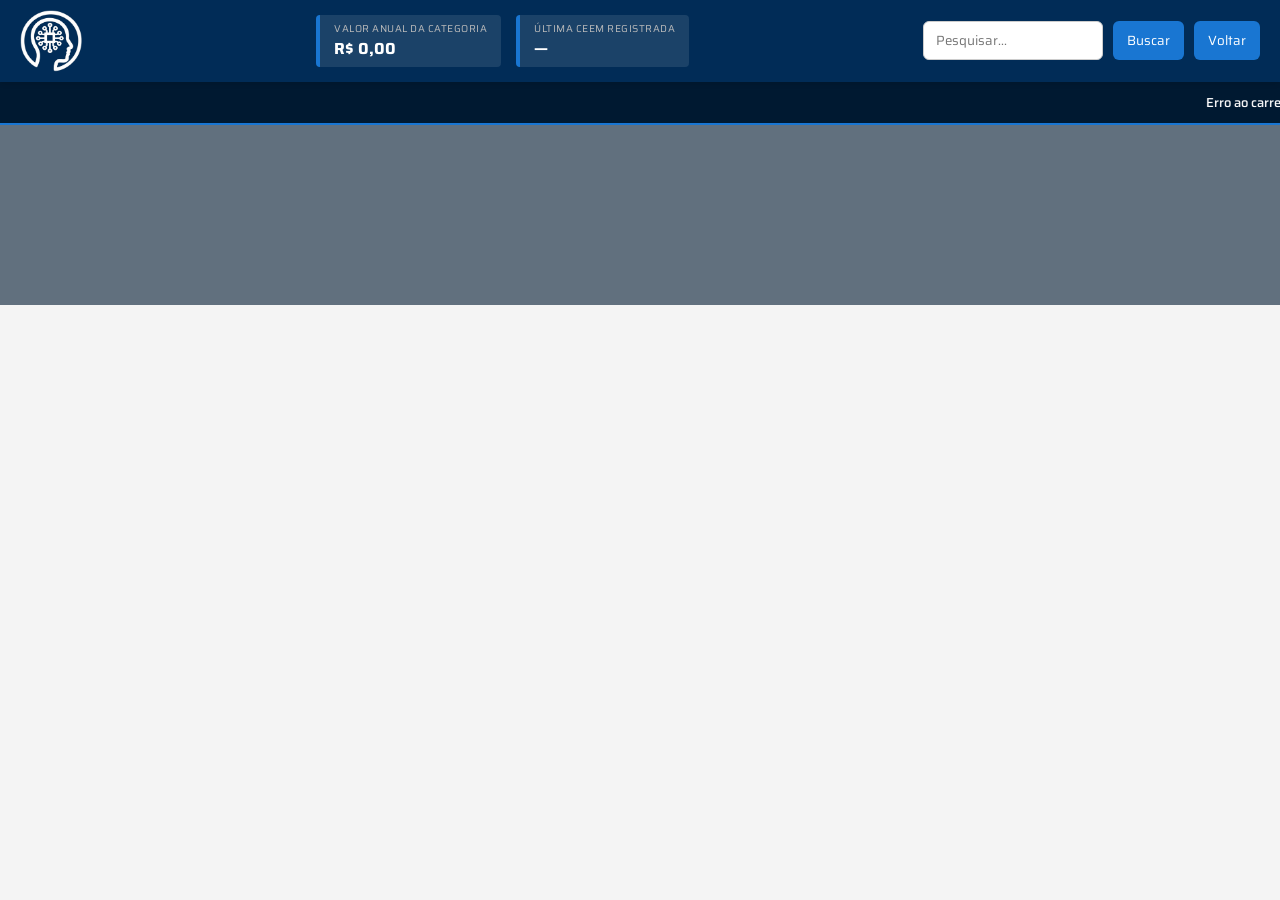
<file: categoria.html>
<!DOCTYPE html>
<html lang="pt-BR">

<head>
  <meta charset="UTF-8">
  <meta name="viewport" content="width=device-width, initial-scale=1.0">
  <title>Solicitações</title>
  <link rel="stylesheet" href="css/style.css">
  <link rel="icon" href="img/logotipo.png" type="image/png">
</head>

<body>

  <!-- HEADER -->
  <header>
    <img src="img/logotipo.png" class="logo" alt="Logo">

    <!-- Blocos de Informações Centrais -->
    <div class="header-info-container">
      <div class="info-block">
        <span class="info-label">Valor Anual da Categoria</span>
        <span class="info-value" id="valorAnual">R$ 0,00</span>
      </div>
      <div class="info-block">
        <span class="info-label">Última CEEM Registrada</span>
        <span class="info-value" id="ultimaCeem">—</span>
      </div>
    </div>

    <div class="search-box">
      <input id="search" type="text" placeholder="Pesquisar...">
      <button>Buscar</button>
      <button onclick="voltar()">Voltar</button>
    </div>
  </header>

  <!-- MARQUEE DE ÚLTIMOS REGISTROS -->
  <marquee id="marqueeRegistros" behavior="scroll" direction="left">
    Carregando último registro...
  </marquee>

  <!-- NOVO BANNER DA CATEGORIA -->
  <section id="categoryBanner" class="category-banner">
    <div class="banner-overlay">
      <h2 id="tituloCategoria"></h2>
    </div>
  </section>

  <div class="cards" id="lista"></div>

  <script src="js/categoria.js"></script>
  <script>
    // Bloqueia o clique com o botão direito do mouse
    document.addEventListener('contextmenu', event => event.preventDefault());

    // Bloqueia atalhos de teclado específicos
    document.addEventListener('keydown', function (event) {
      // Bloqueia Ctrl+C (Copiar)
      if (event.ctrlKey && event.key === 'c') {
        event.preventDefault();
      }
      // Bloqueia Ctrl+U (Ver código fonte)
      if (event.ctrlKey && event.key === 'u') {
        event.preventDefault();
      }
      // Bloqueia Ctrl+Shift+I ou F12 (Tentar abrir o Elementos/F12)
      if (event.key === 'F12' || (event.ctrlKey && event.shiftKey && event.key === 'I')) {
        event.preventDefault();
      }
    });
  </script>
</body>

</html>
</file>
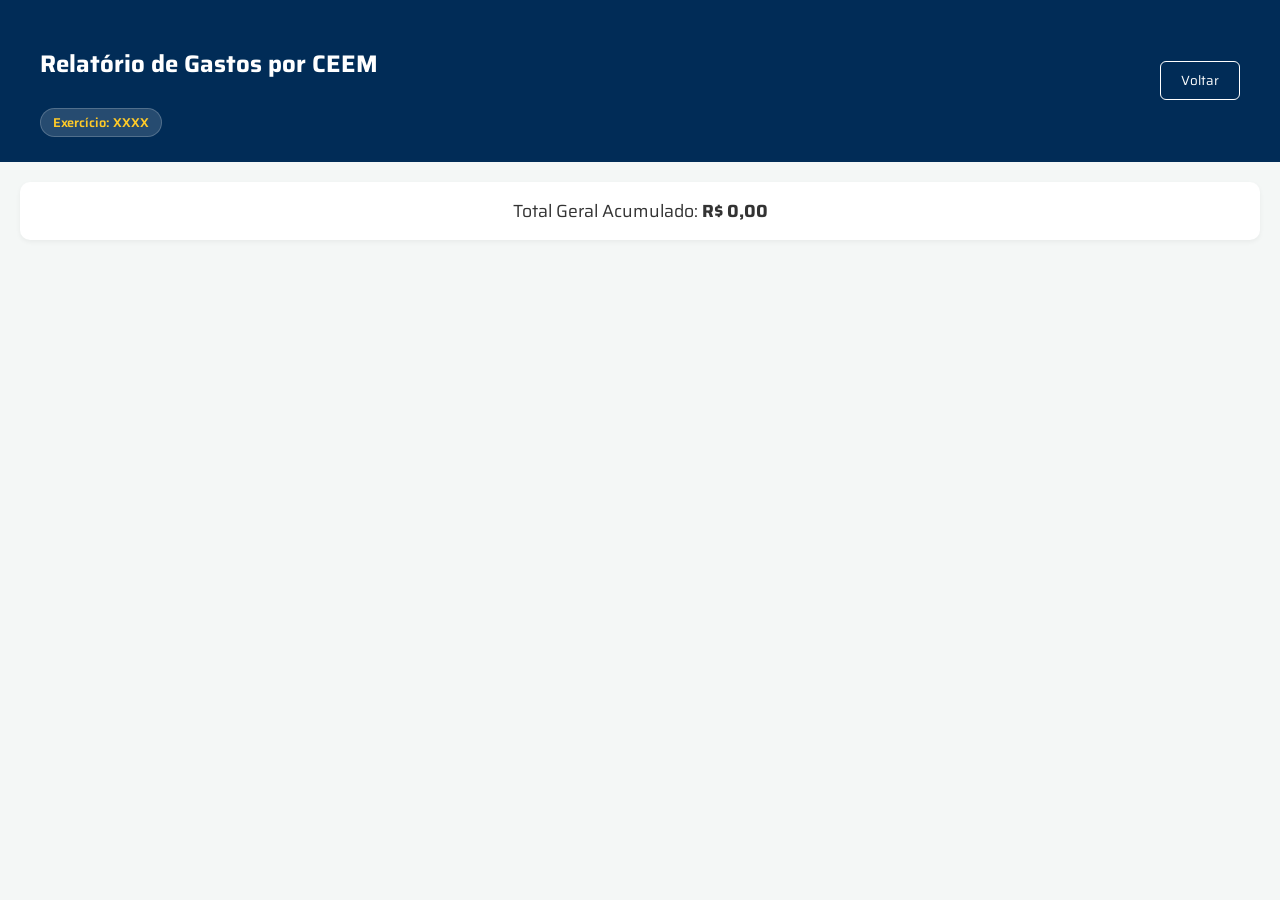
<file: ceem.html>
<!DOCTYPE html>
<html lang="pt-BR">

<head>
  <meta charset="UTF-8">
  <meta name="viewport" content="width=device-width, initial-scale=1.0">
  <title>Relatório de Gastos por CEEM</title>
  <link rel="stylesheet" href="css/ceem.css">
</head>

<body>
  <header>
    <div class="header-content">
      <div class="title-group">
        <h2>Relatório de Gastos por CEEM</h2>
        <span id="labelAno" class="ano-badge">Exercício: XXXX</span>
      </div>
      <div class="filter-controls">
        <button onclick="voltar()" class="btn-voltar">Voltar</button>
      </div>
    </div>
  </header>

  <main>
    <div class="resumo">
      <span>Total Geral Acumulado: <strong id="somaTotal">R$ 0,00</strong></span>
    </div>

    <!-- Contêiner onde os cards serão inseridos -->
    <div id="gridCards" class="grid-cards">
      <!-- Cards aparecerão aqui via JS -->
    </div>
  </main>

  <script src="js/ceem.js"></script>
  <script>
    // Bloqueia o clique com o botão direito do mouse
    document.addEventListener('contextmenu', event => event.preventDefault());

    // Bloqueia atalhos de teclado específicos
    document.addEventListener('keydown', function (event) {
      // Bloqueia Ctrl+C (Copiar)
      if (event.ctrlKey && event.key === 'c') {
        event.preventDefault();
      }
      // Bloqueia Ctrl+U (Ver código fonte)
      if (event.ctrlKey && event.key === 'u') {
        event.preventDefault();
      }
      // Bloqueia Ctrl+Shift+I ou F12 (Tentar abrir o Elementos/F12)
      if (event.key === 'F12' || (event.ctrlKey && event.shiftKey && event.key === 'I')) {
        event.preventDefault();
      }
    });
  </script>
</body>

</html>
</file>
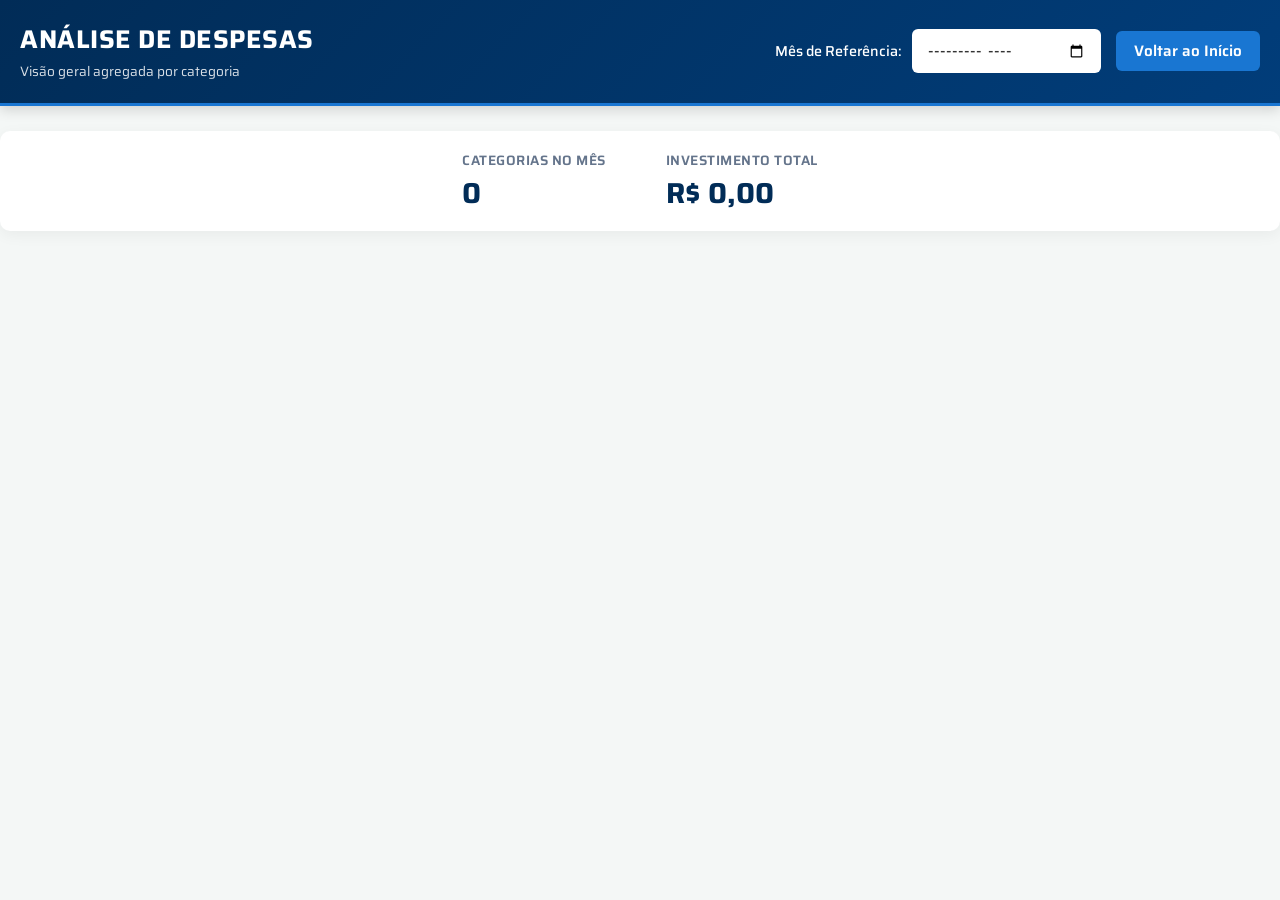
<file: dp-mensal.html>
<!DOCTYPE html>
<html lang="pt-BR">

<head>
  <meta charset="UTF-8">
  <meta name="viewport" content="width=device-width, initial-scale=1.0">
  <title>Dashboard - Total Mensal por Despesa</title>
  <link rel="stylesheet" href="css/dp-mensal.css">
</head>

<body>

  <header>
    <div class="header-content">
      <div class="brand">
        <h1>Análise de Despesas</h1>
        <p>Visão geral agregada por categoria</p>
      </div>
      <div class="filter-controls">
        <div class="input-group">
          <label>Mês de Referência:</label>
          <input type="month" id="filtroMes">
        </div>
        <button id="btnVoltar">Voltar ao Início</button>
      </div>
    </div>
  </header>

  <section class="resumo">
    <div class="kpi-item">
      <span class="kpi-label">Categorias no Mês</span>
      <strong id="kpiCategorias">0</strong>
    </div>
    <div class="kpi-item">
      <span class="kpi-label">Investimento Total</span>
      <strong id="kpiTotalGeral">R$ 0,00</strong>
    </div>
  </section>

  <main class="dashboard-main">
    <div class="cards-grid" id="gridDespesas">
    </div>
  </main>

  <main class="dashboard-main">


    <section class="grid-section">
      <div class="cards-grid" id="gridDespesas">
      </div>
    </section>

  </main>

  <script src="js/dp-mensal.js"></script>
  <script>
    // Bloqueia o clique com o botão direito do mouse
    document.addEventListener('contextmenu', event => event.preventDefault());

    // Bloqueia atalhos de teclado específicos
    document.addEventListener('keydown', function (event) {
      // Bloqueia Ctrl+C (Copiar)
      if (event.ctrlKey && event.key === 'c') {
        event.preventDefault();
      }
      // Bloqueia Ctrl+U (Ver código fonte)
      if (event.ctrlKey && event.key === 'u') {
        event.preventDefault();
      }
      // Bloqueia Ctrl+Shift+I ou F12 (Tentar abrir o Elementos/F12)
      if (event.key === 'F12' || (event.ctrlKey && event.shiftKey && event.key === 'I')) {
        event.preventDefault();
      }
    });
  </script>
</body>

</html>
</file>
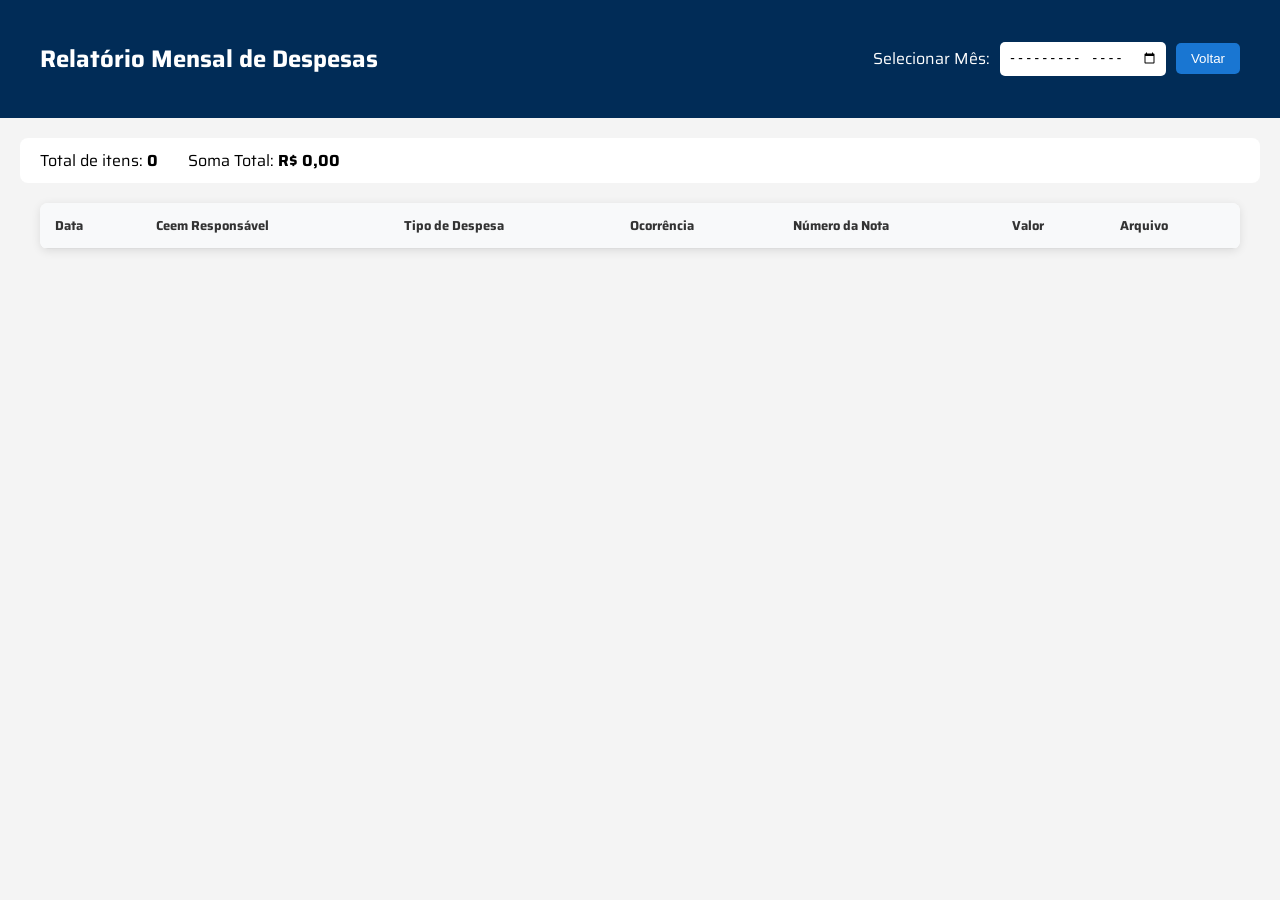
<file: filtro.html>
<!DOCTYPE html>
<html lang="pt-BR">
<head>
  <meta charset="UTF-8">
  <meta name="viewport" content="width=device-width, initial-scale=1.0">
  <title>Filtro de Despesas</title>
  <link rel="stylesheet" href="css/filtro.css">
  <link rel="icon" href="img/logotipo.png" type="image/png">
</head>
<body>
  <header>
    <div class="header-content">
      <h2>Relatório Mensal de Despesas</h2>
      <div class="filter-controls">
        <label for="mesFiltro">Selecionar Mês:</label>
        <input type="month" id="mesFiltro">
        <button onclick="voltar()">Voltar</button>
      </div>
    </div>
  </header>

  <main>
    <div class="resumo">
      <span>Total de itens: <strong id="totalItens">0</strong></span>
      <span>Soma Total: <strong id="somaTotal">R$ 0,00</strong></span>
    </div>

    <div class="table-container">
      <table id="tabelaDespesas">
        <thead>
          <tr>
            <th>Data</th>
            <th>Ceem Responsável</th>
            <th>Tipo de Despesa</th>
            <th>Ocorrência</th>
            <th>Número da Nota</th>
            <th>Valor</th>
            <th>Arquivo</th>
          </tr>
        </thead>
        <tbody id="corpoTabela">
          </tbody>
      </table>
    </div>
  </main>

  <script src="js/filtro.js"></script>
</body>
</html>
</file>
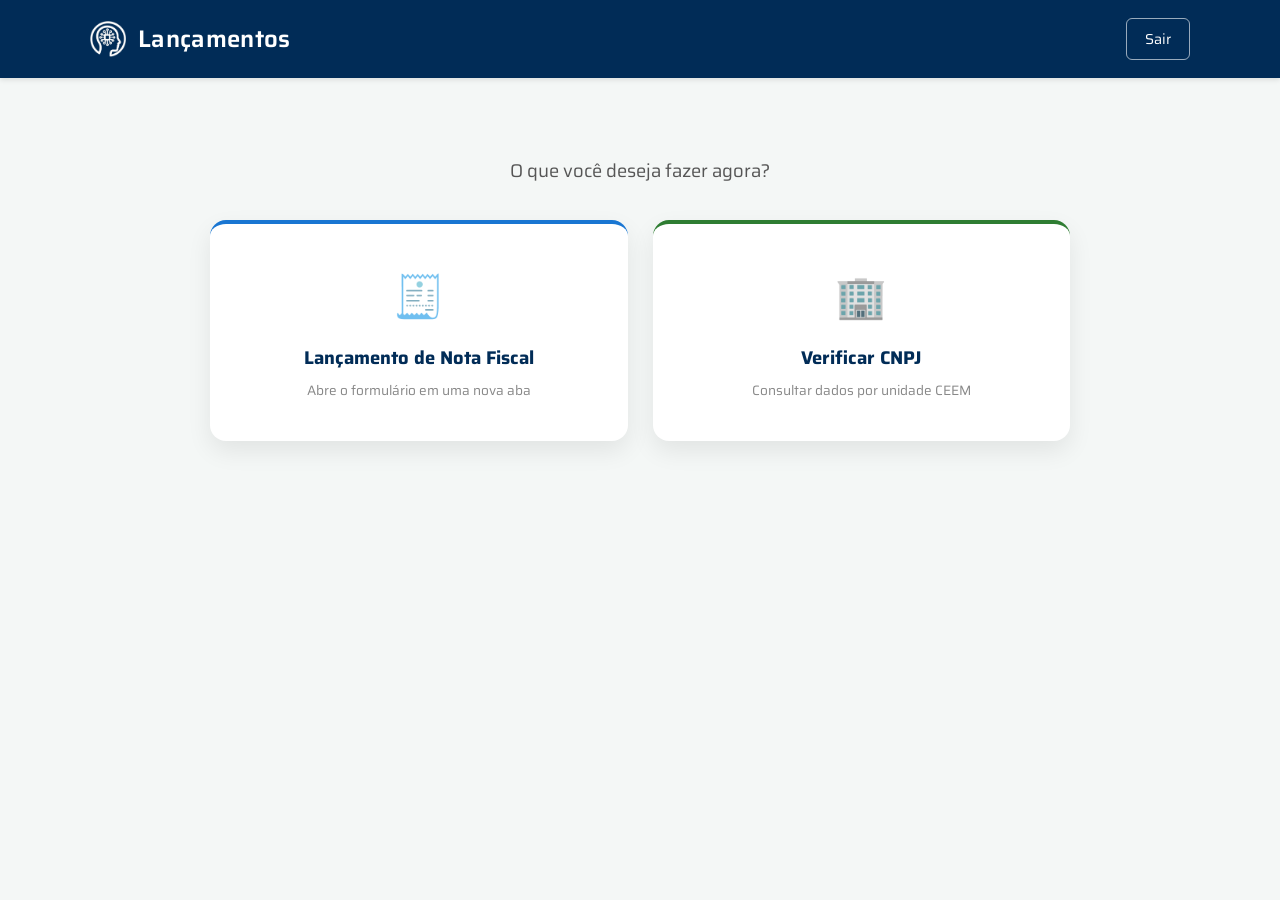
<file: lancamento.html>
<!DOCTYPE html>
<html lang="pt-BR">

<head>
  <meta charset="UTF-8">
  <meta name="viewport" content="width=device-width, initial-scale=1.0">
  <title>Lançamento - SGD CIO</title>
  <link rel="stylesheet" href="css/lancamento.css">
  <link rel="icon" type="image/png" href="img/logotipo.png">
</head>

<body>

  <header>
    <div class="header-content">
      <div class="title-group">
        <img src="img/logotipo.png" alt="Logo SGD" class="logo-mini">
        <h2>Lançamentos</h2>
      </div>
      <button id="btnSair" class="btn-sair" title="Encerrar sessão">
        <span>Sair</span>
      </button>
    </div>
  </header>

  <main>
    <p class="boas-vindas">O que você deseja fazer agora?</p>

    <div class="acoes">
      <a class="acao-card acao-nota" id="btnNota"
        href="https://docs.google.com/forms/d/e/1FAIpQLSf8r6L7i4YMpbzHDhD2teKeEDDe_w1PxqVQ0feqYY_u4kTdBw/viewform"
        target="_blank" rel="noopener">
        <span class="acao-icone">🧾</span>
        <span class="acao-titulo">Lançamento de Nota Fiscal</span>
        <span class="acao-sub">Abre o formulário em uma nova aba</span>
      </a>

      <button class="acao-card acao-cnpj" id="btnCnpj">
        <span class="acao-icone">🏢</span>
        <span class="acao-titulo">Verificar CNPJ</span>
        <span class="acao-sub">Consultar dados por unidade CEEM</span>
      </button>
    </div>
  </main>

  <!-- MODAL: Verificar CNPJ (banner de bandeirinhas) -->
  <div class="modal-overlay" id="modalCnpj">
    <div class="modal-box modal-cnpj-box">
      <div class="modal-topo">
        <h3>Verificar CNPJ por Unidade</h3>
        <button class="modal-fechar" data-fechar="modalCnpj">&times;</button>
      </div>
      <div class="modal-corpo">
        <p class="cnpj-instrucao">Passe o mouse para ver o nome e clique em uma unidade para ver os dados de CNPJ.</p>
        <div id="bandeiraGrid" class="bandeira-grid">
          <!-- bandeirinhas inseridas via JS -->
        </div>
      </div>
    </div>
  </div>

  <!-- MODAL: Detalhe do CNPJ de uma unidade -->
  <div class="modal-overlay" id="modalDetalhe">
    <div class="modal-box modal-detalhe-box">
      <div class="modal-topo">
        <h3 id="detalheTitulo">Unidade</h3>
        <button class="modal-fechar" data-fechar="modalDetalhe">&times;</button>
      </div>
      <div class="modal-corpo">
        <div id="detalheConteudo"></div>
      </div>
    </div>
  </div>

  <script src="js/lancamento.js"></script>
  <script>
    // Bloqueia o clique com o botão direito do mouse
    document.addEventListener('contextmenu', event => event.preventDefault());

    // Bloqueia atalhos de teclado específicos
    document.addEventListener('keydown', function (event) {
      // Bloqueia Ctrl+C (Copiar)
      if (event.ctrlKey && event.key === 'c') {
        event.preventDefault();
      }
      // Bloqueia Ctrl+U (Ver código fonte)
      if (event.ctrlKey && event.key === 'u') {
        event.preventDefault();
      }
      // Bloqueia Ctrl+Shift+I ou F12 (Tentar abrir o Elementos/F12)
      if (event.key === 'F12' || (event.ctrlKey && event.shiftKey && event.key === 'I')) {
        event.preventDefault();
      }
    });
  </script>
</body>

</html>
</file>
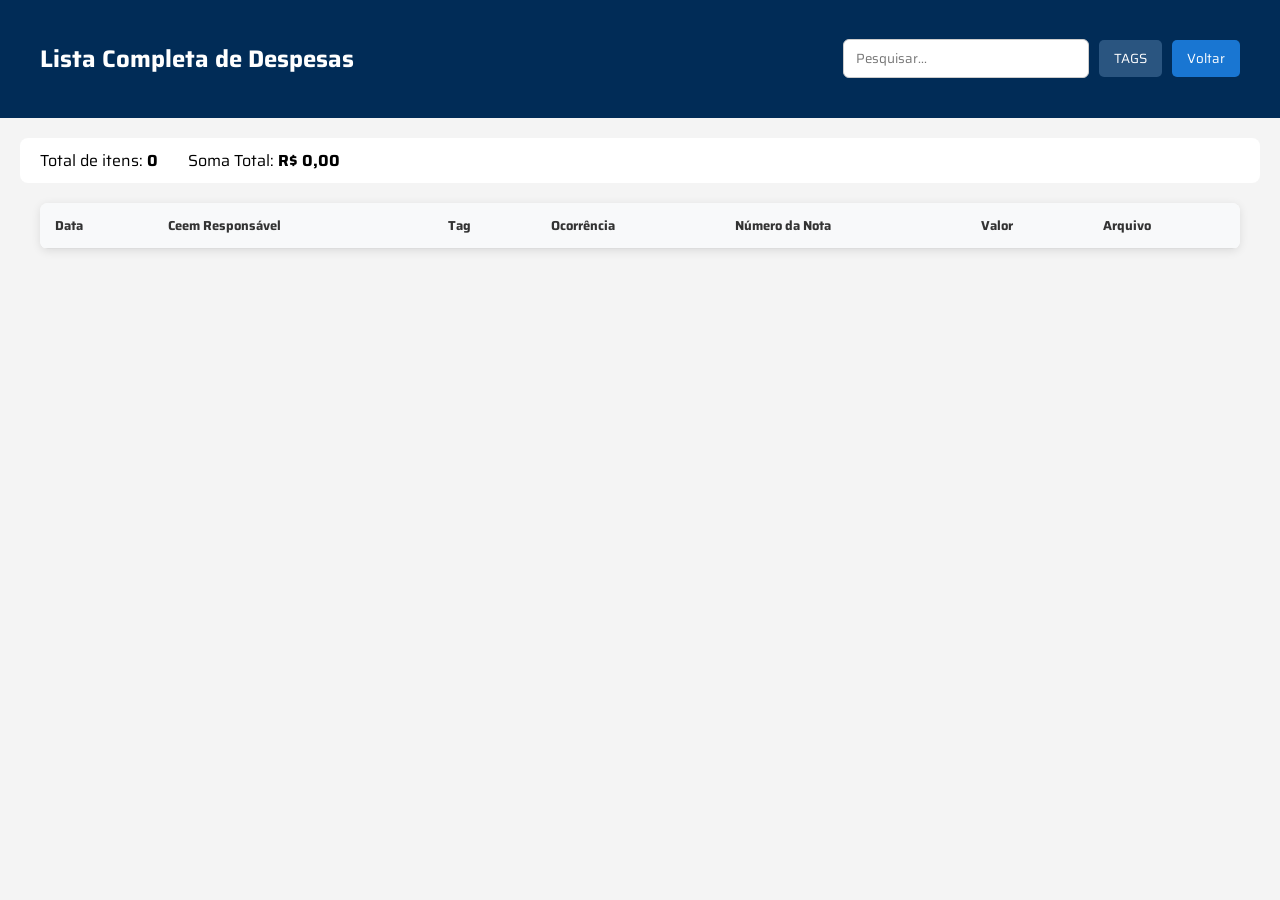
<file: lista-completa.html>
<!DOCTYPE html>
<html lang="pt-BR">

<head>
    <meta charset="UTF-8">
    <meta name="viewport" content="width=device-width, initial-scale=1.0">
    <title>Lista Completa - SGD</title>
    <link rel="stylesheet" href="css/filtro.css">
    <link rel="icon" href="img/logotipo.png" type="image/png">
    <style>

        * {
            font-family: "Saira", sans-serif;
        }

        /* Tags de código por categoria - cores baseadas na tabela de identificação */
        .tag-codigo {
            display: inline-block;
            padding: 4px 10px;
            border-radius: 50px;
            font-size: 11px;
            font-weight: bold;
            color: #fff;
            text-transform: uppercase;
            letter-spacing: 0.5px;
        }

        #buscaLista {
            padding: 8px 12px;
            border: 1px solid #ccc;
            border-radius: 6px;
            width: 220px;
            font-family: "Saira", sans-serif;
        }

        .btn-tags {
            background: #2a5580;
            font-family: "Saira", sans-serif;
        }

        .btn-tags:hover {
            background: #01427e;
        }

        /* BANNER / MODAL DE TAGS */
        #tagsOverlay {
            display: none;
            position: fixed;
            top: 0;
            left: 0;
            width: 100%;
            height: 100%;
            background: rgba(0, 0, 0, 0.55);
            z-index: 2000;
            align-items: center;
            justify-content: center;
        }

        #tagsOverlay.show {
            display: flex;
        }

        .tags-banner {
            background: #fff;
            width: min(600px, 92vw);
            max-height: 80vh;
            overflow-y: auto;
            border-radius: 12px;
            box-shadow: 0 10px 30px rgba(0, 0, 0, 0.3);
            padding: 0;
        }

        .tags-banner-header {
            display: flex;
            justify-content: space-between;
            align-items: center;
            padding: 16px 30px;
            background: #012c57;
            color: #fff;
            border-radius: 12px 12px 0 0;
            position: sticky;
            top: 0;
        }

        .tags-banner-header h3 {
            margin: 0;
            font-family: "Saira", sans-serif;
        }

        .tags-banner-header button {
            background: transparent;
            border: none;
            color: #fff;
            font-size: 20px;
            cursor: pointer;
            padding: 0 6px;
        }

        .tags-banner-body {
            padding: 10px 20px 20px;
        }

        .tags-banner-row {
            display: flex;
            align-items: center;
            gap: 14px;
            padding: 10px 0;
            border-bottom: 1px solid #eee;
        }

        .tags-banner-row:last-child {
            border-bottom: none;
        }

        .tags-banner-id {
            font-weight: bold;
            color: #999;
            width: 28px;
            flex-shrink: 0;
        }

        .tags-banner-desc {
            flex: 1;
            font-family: "Saira", sans-serif;
        }
    </style>
</head>

<body>
    <header>
        <div class="header-content">
            <h2>Lista Completa de Despesas</h2>
            <div class="filter-controls">
                <input type="text" id="buscaLista" placeholder="Pesquisar...">
                <button class="btn-tags" onclick="abrirTags()">TAGS</button>
                <button onclick="voltar()">Voltar</button>
            </div>
        </div>
    </header>

    <main>
        <div class="resumo">
            <span>Total de itens: <strong id="totalItens">0</strong></span>
            <span>Soma Total: <strong id="somaTotal">R$ 0,00</strong></span>
        </div>

        <div class="table-container">
            <table id="tabelaDespesas">
                <thead>
                    <tr>
                        <th>Data</th>
                        <th>Ceem Responsável</th>
                        <th>Tag</th>
                        <th>Ocorrência</th>
                        <th>Número da Nota</th>
                        <th>Valor</th>
                        <th>Arquivo</th>
                    </tr>
                </thead>
                <tbody id="corpoTabela"></tbody>
            </table>
        </div>
    </main>

    <!-- BANNER DE TAGS -->
    <div id="tagsOverlay" onclick="if(event.target === this) fecharTags()">
        <div class="tags-banner">
            <div class="tags-banner-header">
                <h3>Identificação das Tags</h3>
                <button onclick="fecharTags()">&times;</button>
            </div>
            <div class="tags-banner-body" id="tagsBannerBody"></div>
        </div>
    </div>

    <script src="js/lista-completa.js"></script>
    <script>
        // Bloqueia o clique com o botão direito do mouse
        document.addEventListener('contextmenu', event => event.preventDefault());

        // Bloqueia atalhos de teclado específicos
        document.addEventListener('keydown', function (event) {
            if (event.ctrlKey && event.key === 'c') event.preventDefault();
            if (event.ctrlKey && event.key === 'u') event.preventDefault();
            if (event.key === 'F12' || (event.ctrlKey && event.shiftKey && event.key === 'I')) event.preventDefault();
        });
    </script>
</body>

</html>
</file>
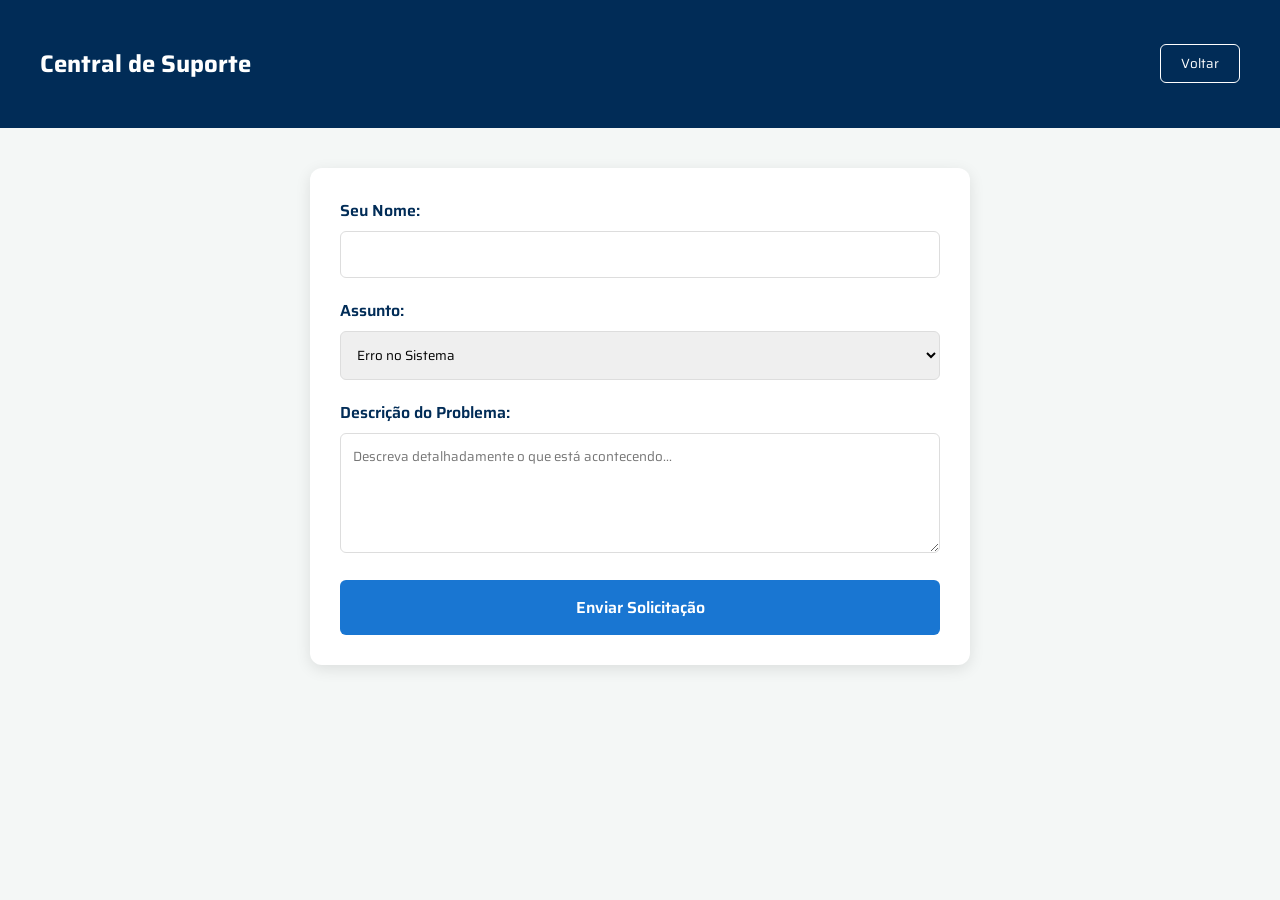
<file: suporte.html>
<!DOCTYPE html>
<html lang="pt-BR">

<head>
    <meta charset="UTF-8">
    <meta name="viewport" content="width=device-width, initial-scale=1.0">
    <link rel="stylesheet" href="css/ceem.css">
    <title>Central de Suporte</title>
    <style>
        .form-container {
            max-width: 600px;
            margin: 40px auto;
            background: white;
            padding: 30px;
            border-radius: 12px;
            box-shadow: 0 4px 15px rgba(0, 0, 0, 0.1);
        }

        .form-group {
            margin-bottom: 20px;
        }

        label {
            display: block;
            margin-bottom: 8px;
            font-weight: 600;
            color: #012c57;
        }

        input,
        textarea,
        select {
            width: 100%;
            padding: 12px;
            border: 1px solid #ddd;
            border-radius: 6px;
            font-family: 'Saira', sans-serif;
            box-sizing: border-box;
        }

        textarea {
            height: 120px;
            resize: vertical;
        }

        .btn-enviar {
            width: 100%;
            background: #1976d2;
            color: white;
            border: none;
            padding: 15px;
            border-radius: 6px;
            font-weight: 600;
            cursor: pointer;
            font-size: 1rem;
        }

        .btn-enviar:hover {
            background: #012c57;
        }

        #mensagemSucesso {
            display: none;
            margin-top: 20px;
            padding: 15px;
            background: #e8f5e9;
            color: #2e7d32;
            border-radius: 6px;
            text-align: center;
        }
    </style>
</head>

<body>
    <header>
        <div class="header-content">
            <h2>Central de Suporte</h2>
            <button onclick="window.location.href='index.html'">Voltar</button>
        </div>
    </header>

    <main>
        <div class="form-container">
            <form id="formSuporte">
                <div class="form-group">
                    <label>Seu Nome:</label>
                    <input type="text" id="nome" name="nome" required>
                </div>
                <div class="form-group">
                    <label>Assunto:</label>
                    <select id="assunto" name="assunto">
                        <option value="Erro no Sistema">Erro no Sistema</option>
                        <option value="Dúvida">Dúvida</option>
                        <option value="Sugestão">Sugestão</option>
                        <option value="Outros">Outros</option>
                    </select>
                </div>
                <div class="form-group">
                    <label>Descrição do Problema:</label>
                    <textarea id="mensagem" name="mensagem" required
                        placeholder="Descreva detalhadamente o que está acontecendo..."></textarea>
                </div>
                <button type="submit" class="btn-enviar" id="btnAcao">Enviar Solicitação</button>
            </form>
            <div id="mensagemSucesso">✅ Solicitação enviada com sucesso!</div>
        </div>
    </main>

    <script>
        const API_URL = "https://script.google.com/macros/s/AKfycbznH5QlX91AiZs2aD7hThtc664Y7a5roF5NB3V8Q_Het-KYnrlRqM1yasQ4uPqVbwNZxg/exec";

        document.getElementById('formSuporte').addEventListener('submit', async (e) => {
            e.preventDefault();
            const btn = document.getElementById('btnAcao');
            btn.innerText = "Enviando...";
            btn.disabled = true;

            const dados = {
                acao: "suporte",
                nome: document.getElementById('nome').value,
                assunto: document.getElementById('assunto').value,
                mensagem: document.getElementById('mensagem').value,
                data: new Date().toLocaleString('pt-BR')
            };

            try {
                await fetch(API_URL, {
                    method: 'POST',
                    mode: 'no-cors', // Importante para Google Apps Script
                    body: JSON.stringify(dados)
                });

                document.getElementById('formSuporte').reset();
                document.getElementById('mensagemSucesso').style.display = 'block';
                btn.innerText = "Enviar Solicitação";
                btn.disabled = false;
            } catch (error) {
                alert("Erro ao enviar. Tente novamente.");
                btn.disabled = false;
            }
        });

        // Bloqueia o clique com o botão direito do mouse
        document.addEventListener('contextmenu', event => event.preventDefault());

        // Bloqueia atalhos de teclado específicos
        document.addEventListener('keydown', function (event) {
            // Bloqueia Ctrl+C (Copiar)
            if (event.ctrlKey && event.key === 'c') {
                event.preventDefault();
            }
            // Bloqueia Ctrl+U (Ver código fonte)
            if (event.ctrlKey && event.key === 'u') {
                event.preventDefault();
            }
            // Bloqueia Ctrl+Shift+I ou F12 (Tentar abrir o Elementos/F12)
            if (event.key === 'F12' || (event.ctrlKey && event.shiftKey && event.key === 'I')) {
                event.preventDefault();
            }
        });
    </script>
</body>

</html>
</file>
<file: css/style.css>
@import url('https://fonts.googleapis.com/css2?family=Saira:ital,wght@0,100..900;1,100..900&display=swap');

* {
  box-sizing: border-box;
  -webkit-user-select: none;
  -moz-user-select: none;
  -ms-user-select: none;
  user-select: none;
}

body {
  margin: 0;
  background: #f4f4f4;
  font-family: "Saira";
  transition: padding-left 0.3s;
}

header {
  background: #012c57;
  padding: 10px 20px;
  display: flex;
  justify-content: space-between;
  align-items: center;
  gap: 20px;
  flex-wrap: wrap;
  box-shadow: 0 2px 5px rgba(0, 0, 0, 0.1);
  position: sticky;
  top: 0;
  z-index: 900;
  color: white;
}

img {
  pointer-events: none;
}

/* Container e Blocos de Informação da Header */
.header-info-container {
  display: flex;
  gap: 15px;
  flex-grow: 1;
  justify-content: center;
}

.info-block {
  background: rgba(255, 255, 255, 0.1);
  border-left: 4px solid #1976d2;
  padding: 6px 14px;
  border-radius: 4px;
  display: flex;
  flex-direction: column;
  min-width: 160px;
}

.info-label {
  font-size: 10px;
  text-transform: uppercase;
  color: #bbb;
  letter-spacing: 0.5px;
}

.info-value {
  font-size: 16px;
  font-weight: 700;
  color: #fff;
}

/* MARQUEE REESTILIZADA */
#marqueeRegistros {
  background: #001931;
  color: white;
  padding: 10px 0;
  font-weight: 500;
  font-size: 13px;
  border-bottom: 2px solid #1976d2;
  display: block;
}

.marquee-item {
  display: inline-block;
  padding: 0 20px;
}

.marquee-highlight {
  color: #ffeb3b;
  font-weight: 700;
}

.logo {
  width: 5%;
  height: auto;
}

/* Container que junta o Menu e o Título */
.header-left-group {
  display: flex;
  align-items: center;
  gap: 15px;
  /* Espaço entre o ícone de barras e o texto */
}

.header-title {
  margin: 0;
  font-size: 1.2rem;
  font-weight: 600;
  white-space: nowrap;
  /* Impede o título de quebrar linha */
}

.menu-btn {
  background: none;
  border: none;
  color: white;
  font-size: 22px;
  cursor: pointer;
  padding: 5px;
  display: flex;
  align-items: center;
  transition: 0.2s;
}

.menu-btn:hover {
  background: rgba(255, 255, 255, 0.1);
  border-radius: 5px;
}

.btn-buscar {
  background: #1976d2;
  border: none;
  color: white;
  padding: 6px 12px;
  border-radius: 4px;
  cursor: pointer;
}

.tag-ceem {
  background: #010841;
  /* Cor laranja para destacar */
  color: #fff;
  font-size: 11px;
  font-weight: bold;
  padding: 3px 8px;
  border-radius: 50px;
  display: inline-block;
  margin-bottom: 10px;
  text-transform: uppercase;
}

/* SEARCH */
.search-box {
  display: flex;
  gap: 10px;
  font-family: "Saira";
}

.search-box input {
  padding: 8px 12px;
  border: 1px solid #ccc;
  border-radius: 6px;
  width: 180px;
  font-family: "Saira";
}

button {
  padding: 8px 14px;
  border: none;
  border-radius: 6px;
  background: #1976d2;
  color: white;
  cursor: pointer;
  font-family: "Saira";
}

button:hover {
  background: #0e5cab;
}

/* MARQUEE */
marquee {
  background: #001931;
  /* Cor escura para combinar com o header */
  color: white;
  padding: 8px 0;
  font-weight: 500;
  border-bottom: 2px solid #1976d2;
}

.marquee-email {
  color: #ffeb3b;
  /* Amarelo para destacar o link */
  text-decoration: none;
  font-weight: bold;
  transition: color 0.3s;
}

.marquee-email:hover {
  color: #ffeb3b;
  text-decoration: underline;
}

/* SIDEBAR */
#sidebar {
  position: fixed;
  top: 0;
  left: -240px;
  width: 240px;
  height: 100%;
  background: #012c57;
  padding-top: 90px;
  transition: 0.3s ease;
  z-index: 1000;
}

#sidebar.active {
  left: 0;
}

#sidebar nav {
  display: flex;
  flex-direction: column;
}

#sidebar nav a {
  color: white;
  text-decoration: none;
  padding: 15px 20px;
  display: flex;
  align-items: center;
  gap: 12px;
  font-size: 16px;
  cursor: pointer;
  transition: background 0.2s;
}

#sidebar nav a i {
  font-size: 18px;
  min-width: 22px;
}

#sidebar nav a:hover {
  background: rgba(255, 255, 255, 0.15);
}

/* EMPURRA CONTEÚDO */
body.sidebar-open {
  padding-left: 240px;
}

/* CARDS */
.cards {
  padding: 20px;
  display: grid;
  grid-template-columns: repeat(auto-fill, minmax(250px, 1fr));
  gap: 20px;
}

.card {
  background: white;
  padding: 15px;
  border-radius: 12px;
  box-shadow: 0 2px 8px rgba(0, 0, 0, 0.1);
  transition: 0.3s;
}

.card img {
  width: 100%;
  border-radius: 10px;
}

.card .tag {
  background: #1976d2;
  color: white;
  display: inline-block;
  padding: 4px 8px;
  border-radius: 6px;
  font-size: 12px;
  margin-top: 8px;
}

.card:hover {
  transform: translateY(-5px) scale(1.02);
  box-shadow: 0 8px 20px rgba(0, 0, 0, 0.15);
  cursor: pointer;
}

/* Estilo para a Tag de Data */
.card-date {
  display: block;
  font-size: 0.75rem;
  color: #666;
  text-align: right;
  margin-bottom: 8px;
  font-weight: 500;
  background: #e0e0e0;
  padding: 2px 8px;
  border-radius: 4px;
  width: fit-content;
  margin-left: auto;
}

.btn-documento {
  display: inline-block;
  margin-top: 10px;
  padding: 8px 16px;
  background-color: #2e4e7d;
  /* Verde escuro */
  color: white !important;
  /* Força o texto a ser branco */
  text-decoration: none;
  border-radius: 6px;
  font-size: 13px;
  font-weight: 600;
  text-align: center;
  transition: background 0.3s;
}

.btn-documento:hover {
  background-color: #1b2d5e;
  /* Verde mais escuro no hover */
  transform: translateY(-2px);
}

.btn-ocorrencia {
  display: inline-block;
  margin-top: 10px;
  padding: 8px 16px;
  background-color: #1976d2;
  /* Verde escuro */
  color: white !important;
  /* Força o texto a ser branco */
  text-decoration: none;
  border-radius: 6px;
  font-size: 13px;
  font-weight: 600;
  text-align: center;
  transition: background 0.3s;
}

.btn-ocorrencia:hover {
  background-color: #0e5cab;
  /* Verde mais escuro no hover */
  transform: translateY(-2px);
}

.btn-ocorrencia:active {
  transform: scale(0.98);
}

/* CABEÇALHO DO MENU */
.menu-header {
  color: white;
  padding: 15px 20px;
  display: flex;
  align-items: center;
  gap: 12px;
  cursor: pointer;
}

.menu-header:hover {
  background: rgba(255, 255, 255, 0.15);
}

.menu-header .arrow {
  margin-left: auto;
  transition: transform 0.3s;
}

/* ATIVO */
.menu-item.active {
  display: flex;
}

.menu-item.active .arrow {
  transform: rotate(180deg);
}

/* Responsividade: Esconde o título em telas muito pequenas se necessário */
@media (max-width: 600px) {
  .header-title {
    font-size: 0.9rem;
  }

  .search-box input {
    display: none;
    /* Esconde o input em telas mini para não quebrar */
  }
}

/* ========== UPDATE BANNER ========= */
.update-banner {
  position: fixed;
  top: 0;
  left: 0;
  width: 100%;
  height: 100%;
  background: rgba(0, 0, 0, 0.7);
  /* Fundo escuro semitransparente */
  display: flex;
  justify-content: center;
  align-items: center;
  z-index: 10000;
  /* Garante que fique acima de tudo */
  opacity: 0;
  visibility: hidden;
  transition: opacity 0.4s ease, visibility 0.4s ease;
}

.update-banner.show {
  opacity: 1;
  visibility: visible;
}

.banner-content {
  background: white;
  padding: 30px;
  border-radius: 12px;
  box-shadow: 0 8px 25px rgba(0, 0, 0, 0.3);
  max-width: 500px;
  text-align: center;
  transform: translateY(-20px);
  opacity: 0;
  transition: transform 0.4s ease, opacity 0.4s ease;
}

.update-banner.show .banner-content {
  transform: translateY(0);
  opacity: 1;
}

.banner-content h3 {
  color: #012c57;
  font-size: 24px;
  margin-top: 0;
  margin-bottom: 20px;
}

.banner-content ul {
  list-style: none;
  padding: 0;
  text-align: left;
  margin-bottom: 25px;
}

.banner-content ul li {
  margin-bottom: 10px;
  font-size: 16px;
  line-height: 1.4;
  color: #333;
}

.banner-content ul li strong {
  color: #1976d2;
  /* Cor azul para destacar as palavras-chave */
}

.close-banner-btn {
  background: #2e7d32;
  /* Verde */
  color: white;
  border: none;
  padding: 12px 25px;
  border-radius: 8px;
  cursor: pointer;
  font-size: 16px;
  font-weight: bold;
  transition: background 0.3s ease, transform 0.2s ease;
}

.close-banner-btn:hover {
  background: #1b5e20;
  transform: translateY(-2px);
}

/* =======================================================
   ESTILOS DO NOVO BANNER DINÂMICO
   ======================================================= */
.category-banner {
  width: 100%;
  height: 180px;
  /* Altura do banner */
  background-size: cover;
  background-position: center;
  background-repeat: no-repeat;
  position: relative;
}

/* Camada escura sobre a foto para dar leitura ao texto */
.banner-overlay {
  width: 100%;
  height: 100%;
  background: rgba(0, 25, 49, 0.6);
  /* Tom escuro azulado */
  display: flex;
  align-items: center;
  padding: 0 30px;
}

#tituloCategoria {
  margin: 0;
  color: white;
  font-size: 2.2rem;
  font-weight: 700;
  text-shadow: 2px 2px 8px rgba(0, 0, 0, 0.6);
}

/* Responsividade do banner para celular */
@media (max-width: 600px) {
  .category-banner {
    height: 130px;
  }

  #tituloCategoria {
    font-size: 1.6rem;
  }
}
</file>
<file: css/ceem.css>
@import url('https://fonts.googleapis.com/css2?family=Saira:wght@400;600&display=swap');

* {
    -webkit-user-select: none;
    -moz-user-select: none;
    -ms-user-select: none;
    user-select: none;
}

body {
    font-family: 'Saira', sans-serif;
    background-color: #f4f7f6;
    margin: 0;
    color: #333;
}

header {
    background: #012c57;
    color: white;
    padding: 25px 20px;
}

img {
    pointer-events: none;
}

.header-content {
    display: flex;
    justify-content: space-between;
    align-items: center;
    max-width: 1200px;
    margin: 0 auto;
}

.title-group {
    display: flex;
    flex-direction: column;
    gap: 5px;
}

.ano-badge {
    background: rgba(255, 255, 255, 0.15);
    color: #ffca28;
    padding: 3px 12px;
    border-radius: 20px;
    font-size: 0.8rem;
    font-weight: 600;
    width: fit-content;
    border: 1px solid rgba(255, 255, 255, 0.2);
}

.resumo {
    max-width: 1200px;
    margin: 20px auto;
    padding: 15px 20px;
    background: white;
    border-radius: 10px;
    box-shadow: 0 2px 5px rgba(0, 0, 0, 0.05);
    text-align: center;
    font-size: 1.1rem;
}

.grid-cards {
    display: grid;
    grid-template-columns: repeat(auto-fill, minmax(300px, 1fr));
    gap: 25px;
    max-width: 1200px;
    margin: 20px auto;
    padding: 0 20px 40px 20px;
}

/* Estrutura do Card */
.card {
    background: white;
    border-radius: 15px;
    overflow: hidden;
    box-shadow: 0 10px 20px rgba(0, 0, 0, 0.08);
    transition: transform 0.3s ease;
    display: flex;
    flex-direction: column;
}

.card:hover {
    transform: translateY(-8px);
}

.card-header-img {
    width: 100%;
    height: 130px;
    /* Formato retangular do Canva */
    background: #e0e0e0;
}

.card-header-img img {
    width: 100%;
    height: 130px;
    /* Force a altura para ocupar o topo cinza */
    object-fit: cover;
    display: block;
    /* Remove espaços vazios embaixo da imagem */
}

.card-body {
    padding: 20px;
}

.tag-ano {
    font-size: 10px;
    background: #f8f9fa;
    padding: 2px 8px;
    border-radius: 4px;
    color: #999;
    letter-spacing: 0.5px;
}

.card h3 {
    margin: 10px 0 5px 0;
    color: #012c57;
    font-size: 1.3rem;
    text-transform: uppercase;
}

.card .valor {
    font-size: 1.8rem;
    font-weight: 600;
    color: #2e7d32;
    /* Verde para dinheiro */
    margin-bottom: 15px;
    display: block;
}

.card-detalhes {
    border-top: 1px solid #eee;
    padding-top: 15px;
}

.card-detalhes strong {
    font-size: 0.8rem;
    color: #777;
    display: block;
    margin-bottom: 8px;
}

.mes-linha {
    display: flex;
    justify-content: space-between;
    font-size: 0.9rem;
    margin-bottom: 5px;
    color: #444;
}

.mes-linha span:last-child {
    font-weight: 600;
}

button {
    padding: 8px 20px;
    background: transparent;
    border: 1px solid white;
    color: white;
    border-radius: 6px;
    cursor: pointer;
    font-family: 'Saira', sans-serif;
    transition: 0.2s;
}

button:hover {
    background: white;
    color: #012c57;
}

/* Responsividade para celulares */
@media (max-width: 600px) {
    .grid-cards {
        grid-template-columns: 1fr;
    }
}
</file>
<file: css/dp-mensal.css>
/* ==========================================================================
   1. CONFIGURAÇÕES GERAIS & RESET
   ========================================================================== */
@import url('https://fonts.googleapis.com/css2?family=Saira:wght@300;400;500;600;700&display=swap');

* {
  box-sizing: border-box;
  margin: 0;
  padding: 0;
  -webkit-user-select: none;
  -moz-user-select: none;
  -ms-user-select: none;
  user-select: none;
}

body {
  font-family: 'Saira', sans-serif;
  background-color: #f4f7f6;
  color: #333;
  line-height: 1.5;
}

/* ==========================================================================
   2. HEADER & CONTROLES (ESTILO NAVAL COERENTE)
   ========================================================================== */
header {
  background: linear-gradient(135deg, #012c57 0%, #013d7a 100%);
  color: white;
  padding: 20px;
  position: sticky;
  top: 0;
  z-index: 900;
  box-shadow: 0 4px 12px rgba(0, 0, 0, 0.15);
  border-bottom: 3px solid #1976d2;
}

img {
  pointer-events: none;
}

.header-content {
  display: flex;
  justify-content: space-between;
  align-items: center;
  flex-wrap: wrap;
  max-width: 1400px;
  margin: 0 auto;
  gap: 15px;
}

.brand h1 {
  font-size: 1.6rem;
  font-weight: 700;
  letter-spacing: 0.5px;
  text-transform: uppercase;
  margin: 0;
}

.brand p {
  font-size: 0.85rem;
  margin: 4px 0 0 0;
  opacity: 0.85;
}

.filter-controls {
  display: flex;
  align-items: center;
  gap: 15px;
}

.input-group {
  display: flex;
  align-items: center;
  gap: 10px;
}

.input-group label {
  font-size: 0.9rem;
  font-weight: 500;
}

input[type="month"] {
  padding: 8px 14px;
  border-radius: 6px;
  border: 1px solid rgba(255, 255, 255, 0.2);
  background: white;
  color: #333;
  font-family: 'Saira', sans-serif;
  font-size: 0.95rem;
  font-weight: 500;
  outline: none;
}

/* ==========================================================================
   3. BOTÕES PADRONIZADOS
   ========================================================================== */
button,
.btn-header {
  padding: 8px 18px;
  color: white;
  border: none;
  border-radius: 6px;
  cursor: pointer;
  font-family: 'Saira', sans-serif;
  font-weight: 600;
  font-size: 0.95rem;
  transition: all 0.25s ease;
  display: inline-flex;
  align-items: center;
  gap: 8px;
}

/* Cores de Ação */
button,
.btn-blue {
  background-color: #1976d2;
}

button:hover,
.btn-blue:hover {
  background-color: #115293;
  transform: translateY(-2px);
}

.btn-secondary {
  background: transparent;
  border: 1.5px solid rgba(255, 255, 255, 0.5);
}

.btn-secondary:hover {
  background: white;
  color: #012c57;
}

/* ==========================================================================
   4. BLOCOS DE RESUMO & KPIs (CORRIGIDO)
   ========================================================================== */
.resumo {
    max-width: 1400px;
    margin: 25px auto;
    padding: 20px 30px;
    background: white;
    border-radius: 10px;
    display: flex;
    justify-content: center; /* Centraliza os itens horizontalmente */
    align-items: center;     /* Centraliza os itens verticalmente */
    gap: 60px;
    box-shadow: 0 4px 15px rgba(0, 0, 0, 0.05);
    box-sizing: border-box;
}

.resumo span {
  font-size: 0.85rem;
  color: #64748b;
  text-transform: uppercase;
  letter-spacing: 0.5px;
  display: flex;
  flex-direction: column;
  font-weight: 600;
}

.resumo strong {
  color: #012c57;
  font-size: 1.8rem;
  font-weight: 700;
  line-height: 1.2;
}

.kpi-item {
  display: flex;
  flex-direction: column;
  /* Joga o valor para baixo do título */
  justify-content: center;
}

.kpi-label {
  font-size: 0.9rem;
  color: #64748b;
  text-transform: uppercase;
  letter-spacing: 0.5px;
  font-weight: 600;
  margin-bottom: 5px;
}

/* ==========================================================================
   5. GRID E CARDS DE DESPESAS (PREMIUM)
   ========================================================================== */
.dashboard-main {
  max-width: 1400px;
  margin: 0 auto;
  padding: 10px 30px 40px 30px;
  box-sizing: border-box;
}

.cards-grid {
  display: grid;
  grid-template-columns: repeat(auto-fill, minmax(290px, 1fr));
  gap: 25px;
}

.expense-card {
  background: white;
  border-radius: 12px;
  overflow: hidden;
  box-shadow: 0 4px 20px rgba(0, 0, 0, 0.07);
  display: flex;
  flex-direction: column;
  transition: transform 0.25s ease, box-shadow 0.25s ease;
  border: 1px solid #eef2f5;
}

.expense-card:hover {
  transform: translateY(-5px);
  box-shadow: 0 10px 30px rgba(1, 44, 87, 0.15);
}

/* Tratamento das fotos de Categoria */
.card-thumb {
  width: 100%;
  height: 150px;
  overflow: hidden;
  background-color: #e2e8f0;
  position: relative;
}

.card-thumb img {
  width: 100%;
  height: 100%;
  object-fit: cover;
  /* Recorta a imagem para preencher sem distorcer */
  display: block;
}

/* Conteúdo interno do card */
.card-details {
  padding: 20px;
  display: flex;
  flex-direction: column;
  flex-grow: 1;
}

.card-tag {
  background: #012c57;
  color: white;
  padding: 3px 10px;
  border-radius: 4px;
  font-size: 10px;
  font-weight: 600;
  text-transform: uppercase;
  letter-spacing: 0.5px;
  display: inline-block;
  align-self: flex-start;
  margin-bottom: 12px;
}

.card-name {
  font-size: 1.2rem;
  color: #1e293b;
  font-weight: 600;
  margin: 0 0 20px 0;
  line-height: 1.4;
}

/* Caixa Financeira Inferior Alinhada */
.card-financials {
  margin-top: auto;
  /* Força o alinhamento na base independente do texto */
  background-color: #f8fafc;
  padding: 14px;
  border-radius: 8px;
  display: flex;
  justify-content: space-between;
  align-items: center;
  border: 1px solid #e2e8f0;
}

.financial-label {
  font-size: 11px;
  color: #64748b;
  text-transform: uppercase;
  font-weight: 600;
  letter-spacing: 0.5px;
}

.financial-amount {
  font-size: 1.25rem;
  color: #1976d2;
  font-weight: 700;
}

.card-summary-footer {
  font-size: 11px;
  color: #94a3b8;
  margin-top: 10px;
  text-align: right;
  font-weight: 500;
}

/* ==========================================================================
   6. RESPONSIVIDADE ADAPTATIVA
   ========================================================================== */
@media (max-width: 768px) {
  .header-content {
    flex-direction: column;
    text-align: center;
    gap: 20px;
  }

  .filter-controls {
    flex-direction: column;
    width: 100%;
  }

  .input-group {
    width: 100%;
    justify-content: center;
  }

  input[type="month"] {
    width: 100%;
    max-width: 250px;
  }

  button {
    width: 100%;
    max-width: 250px;
    justify-content: center;
  }

  .resumo {
    flex-direction: column;
    gap: 15px;
    align-items: center;
    text-align: center;
  }
}

@media (max-width: 480px) {
  .cards-grid {
    grid-template-columns: 1fr;
  }
}
</file>
<file: css/filtro.css>
@import url('https://fonts.googleapis.com/css2?family=Saira:wght@400;600&display=swap');

* {
  -webkit-user-select: none;
  -moz-user-select: none;
  -ms-user-select: none;
  user-select: none;
}

body {
  font-family: 'Saira', sans-serif;
  background-color: #f4f4f4;
  margin: 0;
}

header {
  background: #012c57;
  color: white;
  padding: 20px;
  position: sticky;
  top: 0;
}

img {
  pointer-events: none;
}

.header-content {
  display: flex;
  justify-content: space-between;
  align-items: center;
  flex-wrap: wrap;
  max-width: 1200px;
  margin: 0 auto;
}

.filter-controls {
  display: flex;
  align-items: center;
  gap: 10px;
}

input[type="month"] {
  padding: 8px;
  border-radius: 5px;
  border: none;
}

button {
  padding: 8px 15px;
  background: #1976d2;
  color: white;
  border: none;
  border-radius: 5px;
  cursor: pointer;
}

.resumo {
  max-width: 1200px;
  margin: 20px auto;
  padding: 10px 20px;
  background: white;
  border-radius: 8px;
  display: flex;
  gap: 30px;
}

.table-container {
  max-width: 1200px;
  margin: 0 auto;
  background: white;
  border-radius: 8px;
  overflow-x: auto;
  box-shadow: 0 2px 10px rgba(0, 0, 0, 0.1);
}

table {
  width: 100%;
  border-collapse: collapse;
}

th,
td {
  padding: 12px 15px;
  text-align: left;
  border-bottom: 1px solid #ddd;
}

th {
  background-color: #f8f9fa;
  color: #333;
}

.btn-documento {
  padding: 5px 10px;
  background: #2e477d;
  color: white !important;
  text-decoration: none;
  border-radius: 4px;
  font-size: 12px;
}

.btn-documento:hover {
  background: #1b365e;
}

.tag-ceem-table {
  background: #012c57;
  color: white;
  padding: 2px 8px;
  border-radius: 4px;
  font-size: 11px;
  font-weight: 600;
  text-transform: uppercase;
  display: inline-block;
}

/* Ajuste para a tabela não ficar muito apertada */
table th,
table td {
  font-size: 13px;
  white-space: nowrap;
  /* Evita que o texto quebre linha e suje a tabela */
}
</file>
<file: css/lancamento.css>
@import url('https://fonts.googleapis.com/css2?family=Saira:wght@400;600;700&display=swap');

* {
  box-sizing: border-box;
  -webkit-user-select: none;
  -moz-user-select: none;
  -ms-user-select: none;
  user-select: none;
}

body {
  margin: 0;
  font-family: 'Saira', sans-serif;
  background: #f4f7f6;
  color: #333;
  min-height: 100vh;
}

img {
  pointer-events: none;
}

/* HEADER */
header {
  background: #012c57;
  color: white;
  padding: 18px 25px;
  box-shadow: 0 2px 5px rgba(0, 0, 0, 0.1);
}

.header-content {
  display: flex;
  justify-content: space-between;
  align-items: center;
  max-width: 1100px;
  margin: 0 auto;
}

.title-group {
  display: flex;
  align-items: center;
  gap: 12px;
}

.logo-mini {
  height: 36px;
  width: auto;
}

.title-group h2 {
  margin: 0;
  font-weight: 600;
  letter-spacing: 0.3px;
}

.btn-sair {
  padding: 9px 18px;
  background: transparent;
  border: 1px solid rgba(255, 255, 255, 0.6);
  color: white;
  border-radius: 6px;
  cursor: pointer;
  font-family: 'Saira', sans-serif;
  font-size: 0.9rem;
  transition: 0.2s;
}

.btn-sair:hover {
  background: white;
  color: #012c57;
}

/* MAIN / AÇÕES */
main {
  max-width: 900px;
  margin: 0 auto;
  padding: 60px 20px;
  text-align: center;
}

.boas-vindas {
  font-size: 1.15rem;
  color: #555;
  margin-bottom: 35px;
}

.acoes {
  display: grid;
  grid-template-columns: repeat(auto-fit, minmax(260px, 1fr));
  gap: 25px;
}

.acao-card {
  background: white;
  border: none;
  border-radius: 16px;
  padding: 40px 25px;
  cursor: pointer;
  box-shadow: 0 10px 25px rgba(0, 0, 0, 0.08);
  display: flex;
  flex-direction: column;
  align-items: center;
  gap: 8px;
  transition: transform 0.25s ease, box-shadow 0.25s ease;
  font-family: 'Saira', sans-serif;
  text-decoration: none;
  color: inherit;
}

.acao-card:hover {
  transform: translateY(-6px);
  box-shadow: 0 16px 30px rgba(0, 0, 0, 0.12);
}

.acao-icone {
  font-size: 2.6rem;
  margin-bottom: 6px;
}

.acao-titulo {
  font-size: 1.15rem;
  font-weight: 700;
  color: #012c57;
}

.acao-sub {
  font-size: 0.85rem;
  color: #888;
}

.acao-nota {
  border-top: 4px solid #1976d2;
}

.acao-cnpj {
  border-top: 4px solid #2e7d32;
}

/* MODAIS */
.modal-overlay {
  display: none;
  position: fixed;
  inset: 0;
  background: rgba(1, 8, 20, 0.65);
  z-index: 1000;
  align-items: center;
  justify-content: center;
  padding: 20px;
}

.modal-overlay.aberto {
  display: flex;
}

.modal-box {
  background: white;
  border-radius: 14px;
  width: 100%;
  max-width: 720px;
  max-height: 88vh;
  display: flex;
  flex-direction: column;
  overflow: hidden;
  box-shadow: 0 20px 50px rgba(0, 0, 0, 0.3);
}

.modal-nota-box {
  max-width: 760px;
  height: 88vh;
}

.modal-cnpj-box {
  max-width: 920px;
}

.modal-topo {
  display: flex;
  justify-content: space-between;
  align-items: center;
  background: #012c57;
  color: white;
  padding: 16px 22px;
}

.modal-topo h3 {
  margin: 0;
  font-size: 1.1rem;
  font-weight: 600;
}

.modal-fechar {
  background: transparent;
  border: none;
  color: white;
  font-size: 1.6rem;
  line-height: 1;
  cursor: pointer;
  padding: 0 4px;
}

.modal-fechar:hover {
  color: #ffca28;
}

.modal-corpo {
  padding: 22px;
  overflow-y: auto;
}

.modal-corpo-iframe {
  padding: 0;
  flex: 1;
  display: flex;
}

.modal-corpo-iframe iframe {
  width: 100%;
  height: 100%;
  border: none;
  min-height: 500px;
}

/* BANNER DE BANDEIRINHAS */
.cnpj-instrucao {
  margin: 0 0 20px 0;
  color: #666;
  font-size: 0.9rem;
  text-align: center;
}

.bandeira-grid {
  display: grid;
  grid-template-columns: repeat(auto-fill, minmax(96px, 1fr));
  gap: 12px;
}

.bandeira {
  position: relative;
  aspect-ratio: 3 / 2;
  border-radius: 8px;
  overflow: hidden;
  cursor: pointer;
  box-shadow: 0 4px 10px rgba(0, 0, 0, 0.15);
  transition: transform 0.3s ease, box-shadow 0.3s ease;
}

.bandeira:hover {
  transform: translateY(-6px) scale(1.04);
  box-shadow: 0 12px 24px rgba(0, 0, 0, 0.22);
}

.bandeira img {
  width: 100%;
  height: 100%;
  object-fit: cover;
  display: block;
  transition: transform 0.4s ease, filter 0.3s ease;
}

.bandeira:hover img {
  transform: scale(1.08);
  filter: brightness(0.55);
}

.bandeira-nome {
  position: absolute;
  inset: 0;
  display: flex;
  align-items: center;
  justify-content: center;
  text-align: center;
  padding: 6px;
  color: white;
  font-weight: 700;
  font-size: 0.72rem;
  line-height: 1.15;
  letter-spacing: 0.1px;
  opacity: 0;
  transform: translateY(6px);
  transition: opacity 0.3s ease, transform 0.3s ease;
  text-shadow: 0 2px 6px rgba(0, 0, 0, 0.6);
}

.bandeira:hover .bandeira-nome {
  opacity: 1;
  transform: translateY(0);
}

/* DETALHE DO CNPJ */
.detalhe-item {
  background: #f8f9fa;
  border-left: 4px solid #1976d2;
  border-radius: 8px;
  padding: 14px 18px;
  margin-bottom: 12px;
}

.detalhe-linha {
  display: flex;
  justify-content: space-between;
  gap: 12px;
  padding: 5px 0;
  font-size: 0.92rem;
  border-bottom: 1px dashed #e2e2e2;
}

.detalhe-linha:last-child {
  border-bottom: none;
}

.detalhe-linha span:first-child {
  color: #777;
  font-weight: 600;
}

.detalhe-linha span:last-child {
  color: #222;
  text-align: right;
}

.detalhe-vazio {
  text-align: center;
  color: #888;
  padding: 30px 10px;
  font-size: 0.95rem;
}

/* RESPONSIVO */
@media (max-width: 600px) {
  main {
    padding: 40px 16px;
  }

  .bandeira-grid {
    grid-template-columns: repeat(auto-fill, minmax(84px, 1fr));
  }

  .modal-nota-box {
    height: 92vh;
  }
}
</file>
